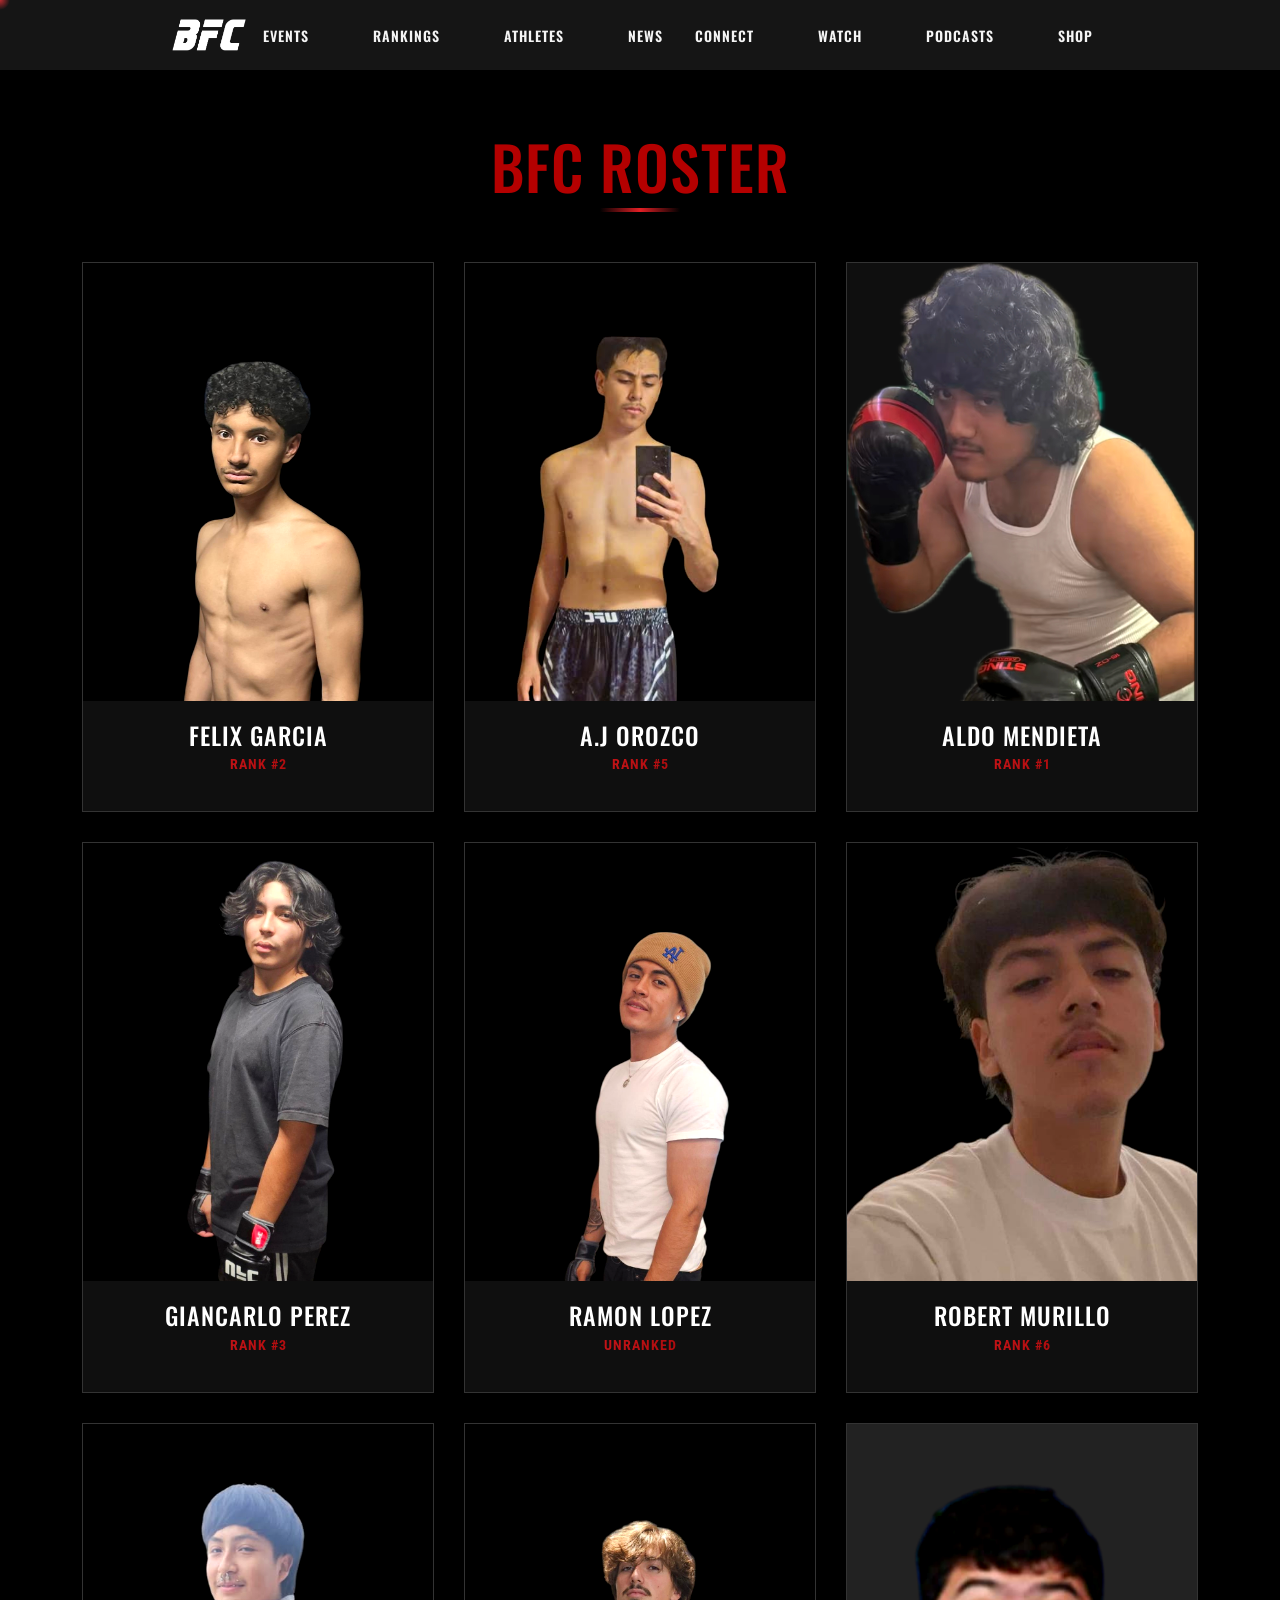
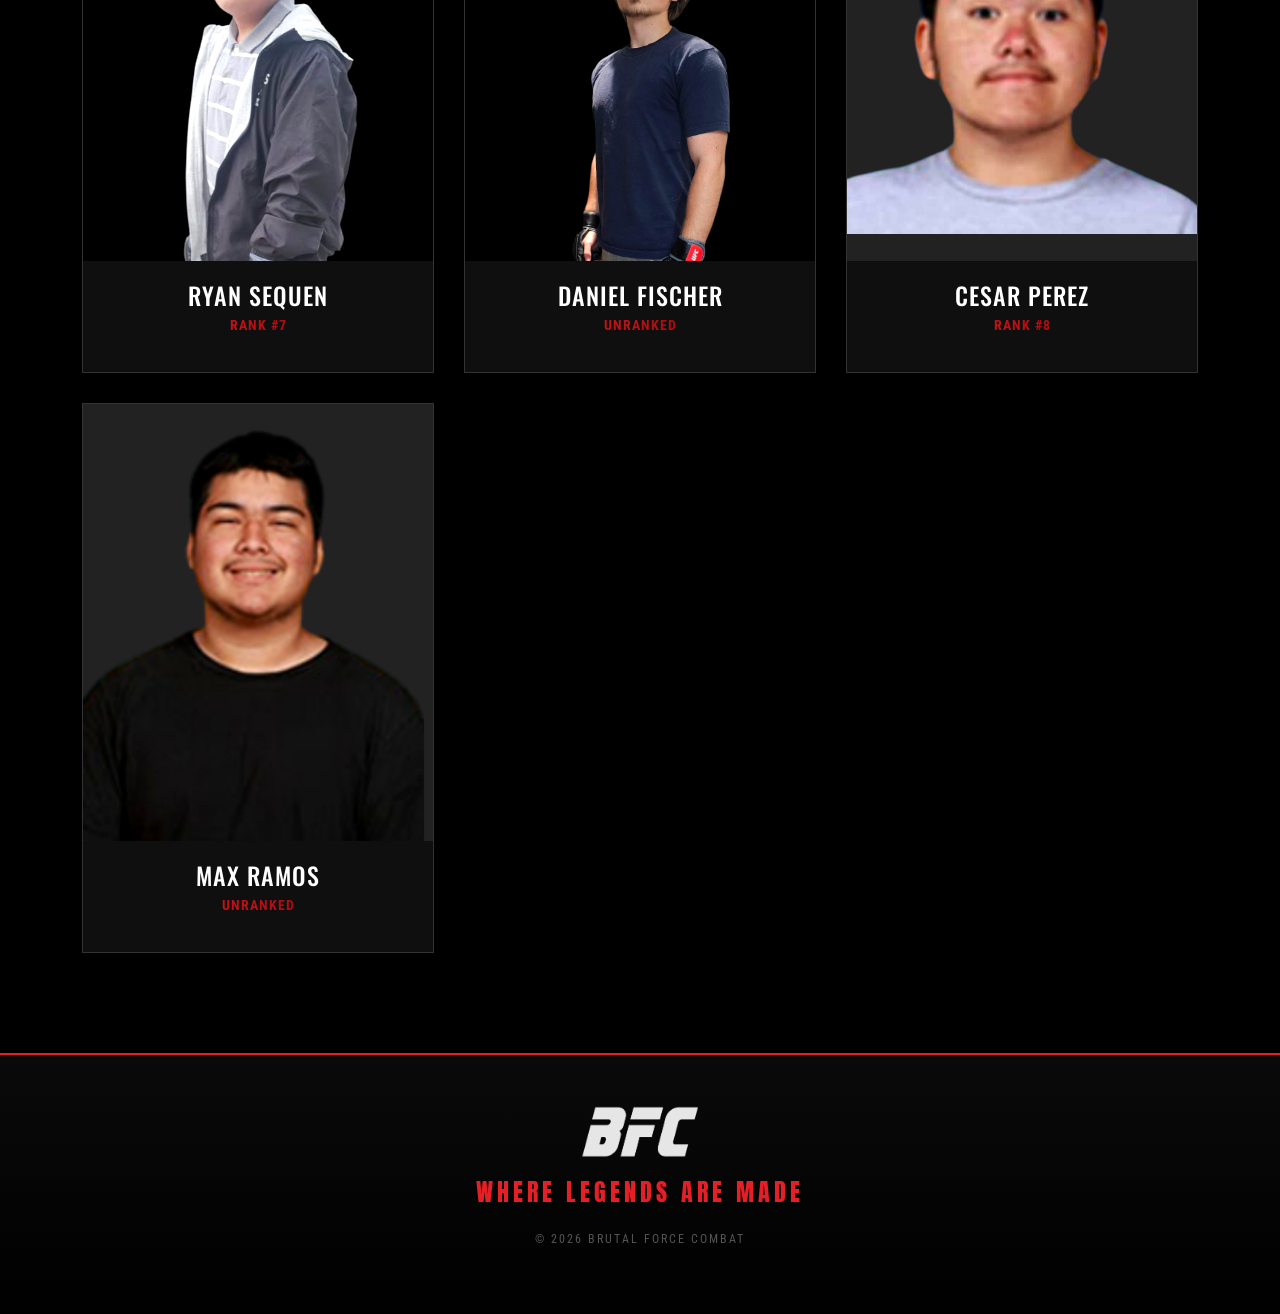
<file: athletes.html>
<!DOCTYPE html>
<html lang="en">
<head>
    <meta charset="UTF-8">
    <meta name="viewport" content="width=device-width, initial-scale=1.0">
    <!--FRICONIX ICONS-->
    <script defer src="https://friconix.com/cdn/friconix.js"></script>
    <!--BOOTSTRAP-->
    <link href="https://cdn.jsdelivr.net/npm/bootstrap@5.3.2/dist/css/bootstrap.min.css" rel="stylesheet" integrity="sha384-T3c6CoIi6uLrA9TneNEoa7RxnatzjcDSCmG1MXxSR1GAsXEV/Dwwykc2MPK8M2HN" crossorigin="anonymous">
    <!--FONTS (OSWALD, ANTON, ROBOTO CONDENSED)-->
    <link href="https://fonts.googleapis.com/css2?family=Anton&family=Oswald:wght@300;400;500;600;700&family=Roboto+Condensed:wght@300;400;500&display=swap" rel="stylesheet">
    <link rel="stylesheet" href="styles.css" />
    <title>BFC - Athletes</title>
</head>
<body>
    <!-- NAVBAR -->
    <header class="nav">
        <div class="nav-container">
            <a class="nav-logo" href="index.html">
                <img src="bfc-assets/BFC-logo-white.png" alt="BFC logo">
            </a>

            <button class="mobile-toggle" onclick="document.getElementById('mobileMenu').classList.toggle('open'); this.textContent = this.textContent === '☰' ? '✕' : '☰';">☰</button>
            
            <nav class="nav-left">
                <a href="events.html" class="nav-link">Events</a>
                <a href="rankings.html" class="nav-link">Rankings</a>
                <a href="athletes.html" class="nav-link active">Athletes</a>
                <a href="news.html" class="nav-link">News</a>
            </nav>

            <nav class="nav-right">
                <a href="connect.html" class="nav-link">Connect</a>
                <a href="watch.html" class="nav-link">Watch</a>
                <a href="podcasts.html" class="nav-link">Podcasts</a>
                <a href="shop.html" class="nav-link">Shop</a>
            </nav>
        </div>
        
        <!-- Mobile Menu -->
        <div id="mobileMenu" class="mobile-menu">
            <a href="events.html">Events</a>
            <a href="rankings.html">Rankings</a>
            <a href="athletes.html">Athletes</a>
            <a href="news.html">News</a>
            <a href="connect.html">Connect</a>
            <a href="watch.html">Watch</a>
            <a href="podcasts.html">Podcasts</a>
            <a href="shop.html">Shop</a>
        </div>
    </header>

    <!-- ATHLETES TITLE -->
    <section class="athletes-title-section">
        <h1 class="athletes-main-title">BFC ROSTER</h1>
    </section>

    <!-- ATHLETES GRID -->
    <section class="athletes-section">
        <div class="container">
            <div class="athletes-grid">
                
                <!-- Fighters with Cards -->
                <div class="athlete-card">
                    <img src="bfc-assets/felix-card.jpg" alt="Felix Fischer" class="athlete-card-img">
                    <div class="athlete-info">
                        <h3>FELIX GARCIA</h3>
                        <p class="division">RANK #2</p>
                    </div>
                </div>

                <div class="athlete-card">
                    <img src="bfc-assets/adolfo-card.jpg" alt="Adolfo" class="athlete-card-img">
                    <div class="athlete-info">
                        <h3>A.J OROZCO</h3>
                        <p class="division">RANK #5</p>
                    </div>
                </div>

                <div class="athlete-card">
                    <img src="bfc-assets/aldo-card.png" alt="Aldo Mendieta" class="athlete-card-img">
                    <div class="athlete-info">
                        <h3>ALDO MENDIETA</h3>
                        <p class="division">RANK #1</p>
                    </div>
                </div>

                <div class="athlete-card">
                    <img src="bfc-assets/giancarlo-card.jpg" alt="Giancarlo Perez" class="athlete-card-img" style="transform: scaleX(-1);">
                    <div class="athlete-info">
                        <h3>GIANCARLO PEREZ</h3>
                        <p class="division">RANK #3</p>
                    </div>
                </div>

                <div class="athlete-card">
                    <img src="bfc-assets/ramon-card.jpg" alt="Ramon Lopez" class="athlete-card-img">
                    <div class="athlete-info">
                        <h3>RAMON LOPEZ</h3>
                        <p class="division">UNRANKED</p>
                    </div>
                </div>

                <div class="athlete-card">
                    <img src="bfc-assets/robert-card.jpg" alt="Robert Jones" class="athlete-card-img">
                    <div class="athlete-info">
                        <h3>ROBERT MURILLO</h3>
                        <p class="division">RANK #6</p>
                    </div>
                </div>

                <div class="athlete-card">
                    <img src="bfc-assets/ryan-card.jpg" alt="Ryan Smith" class="athlete-card-img">
                    <div class="athlete-info">
                        <h3>RYAN SEQUEN</h3>
                        <p class="division">RANK #7</p>
                    </div>
                </div>

                <div class="athlete-card">
                    <img src="bfc-assets/fischer-card.jpg" alt="Daniel Fischer" class="athlete-card-img">
                    <div class="athlete-info">
                        <h3>DANIEL FISCHER</h3>
                        <p class="division">UNRANKED</p>
                    </div>
                </div>

                <!-- Fighters with Faces (Styled differently or fitted) -->
                 <div class="athlete-card">
                    <div class="face-img-container">
                        <img src="bfc-assets/cesar-face.png" alt="Cesar" class="athlete-face-img">
                    </div>
                    <div class="athlete-info">
                        <h3>CESAR PEREZ</h3>
                        <p class="division">RANK #8</p>
                    </div>
                </div>

                <div class="athlete-card">
                    <div class="face-img-container">
                        <img src="bfc-assets/max-ramos-profile.png" alt="Max Ramos" class="athlete-face-img">
                    </div>
                    <div class="athlete-info">
                        <h3>MAX RAMOS</h3>
                        <p class="division">UNRANKED</p>
                    </div>
                </div>

                <div class="athlete-card">
                    <div class="face-img-container">
                        <img src="bfc-assets/rudy-face.png" alt="Rudy" class="athlete-face-img">
                    </div>
                    <div class="athlete-info">
                        <h3>RUDY GALLARDO</h3>
                        <p class="division">RANK #4</p>
                    </div>
                </div>

            </div>
        </div>
    </section>

    <!-- FOOTER -->
    <footer class="main-footer">
        <div class="footer-content">
            <img src="bfc-assets/BFC-logo-white.png" alt="BFC Logo" class="footer-logo">
            <div class="footer-tagline">WHERE LEGENDS ARE MADE</div>
            <p>&copy; 2026 BRUTAL FORCE COMBAT</p>
        </div>
    </footer>

    <script src="script.js"></script>
</body>
</html>
</file>
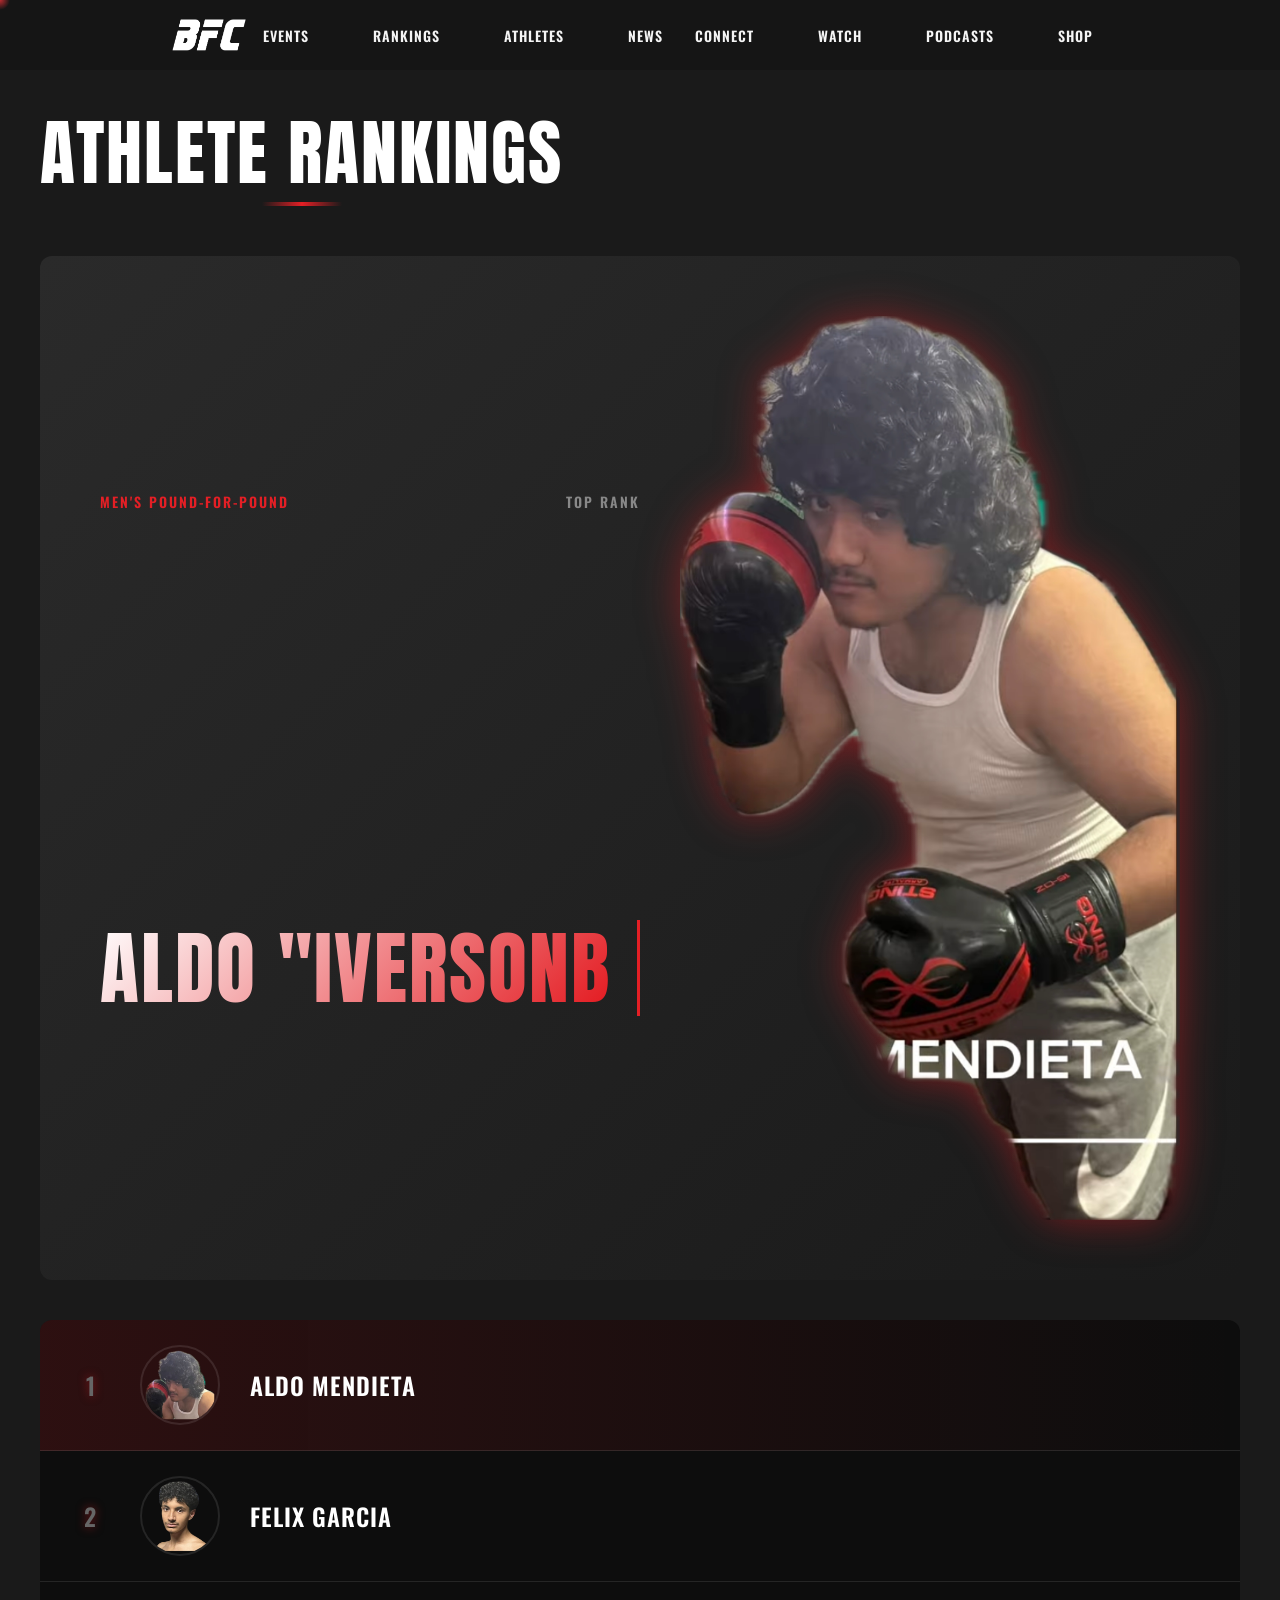
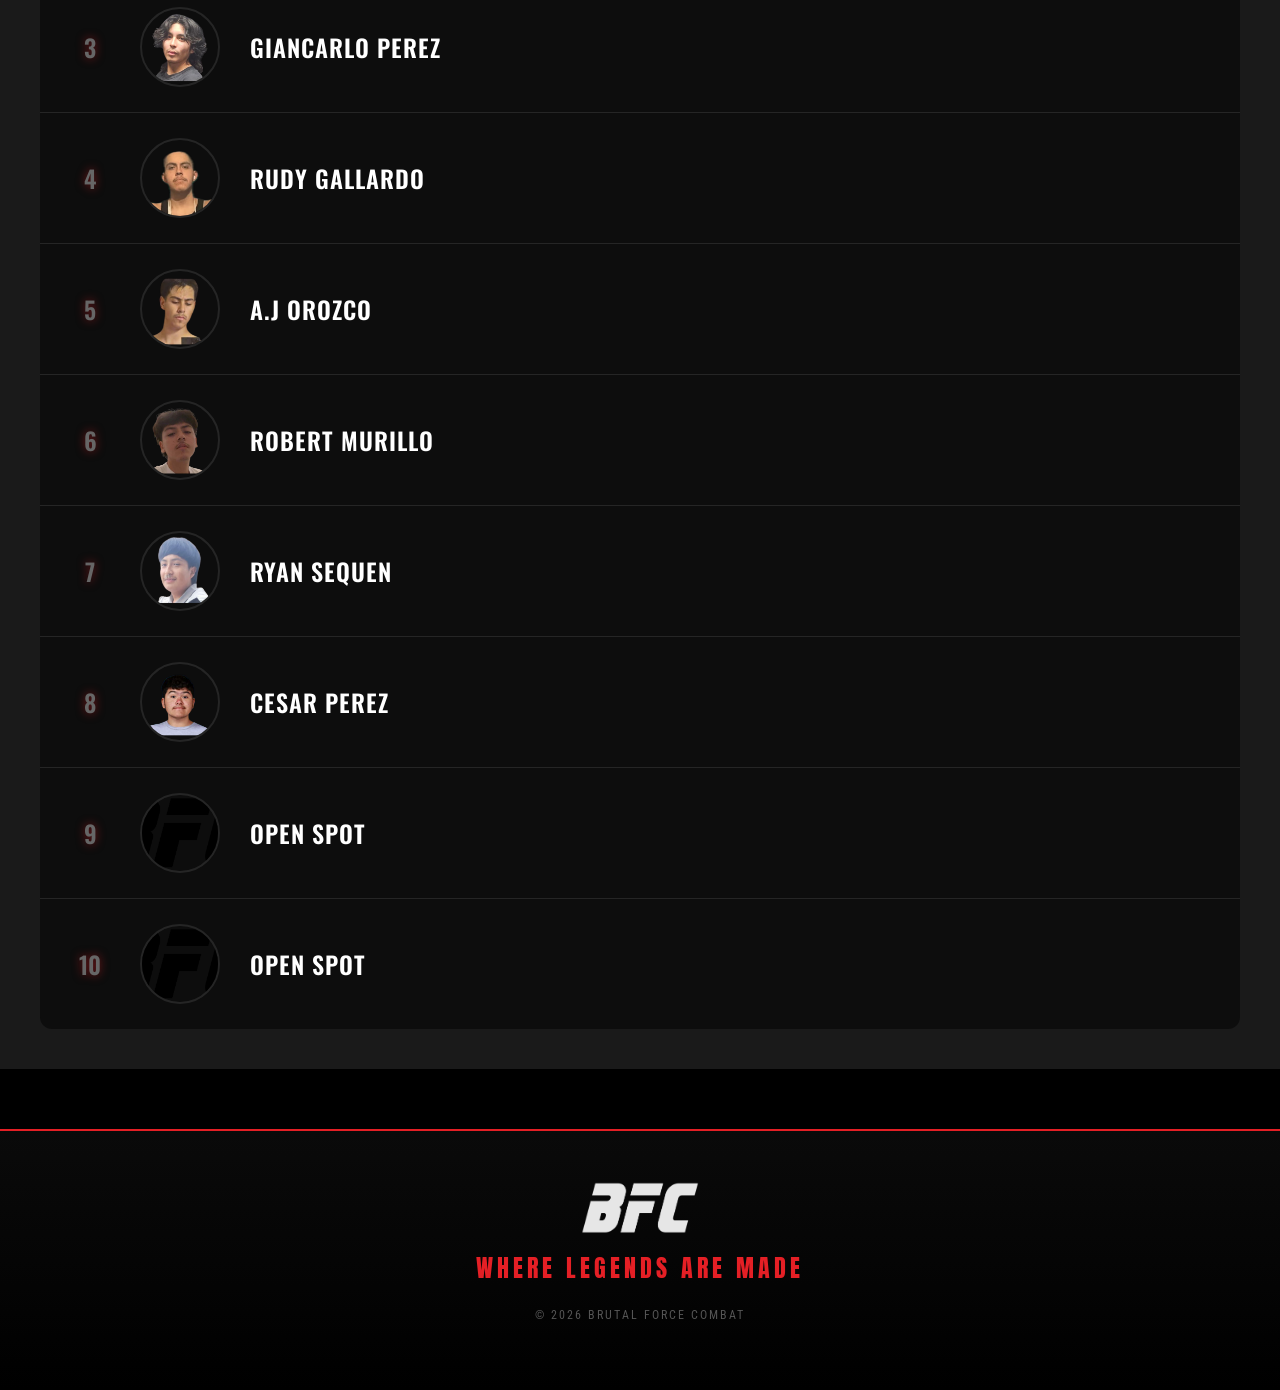
<file: rankings.html>
<!DOCTYPE html>
<html lang="en">
<head>
    <meta charset="UTF-8">
    <meta name="viewport" content="width=device-width, initial-scale=1.0">
    <!--FRICONIX ICONS-->
    <script defer src="https://friconix.com/cdn/friconix.js"></script>
    <!--BOOTSTRAP-->
    <link href="https://cdn.jsdelivr.net/npm/bootstrap@5.3.2/dist/css/bootstrap.min.css" rel="stylesheet" integrity="sha384-T3c6CoIi6uLrA9TneNEoa7RxnatzjcDSCmG1MXxSR1GAsXEV/Dwwykc2MPK8M2HN" crossorigin="anonymous">
    <!--FONTS (OSWALD, ANTON, ROBOTO CONDENSED)-->
    <link href="https://fonts.googleapis.com/css2?family=Anton&family=Oswald:wght@300;400;500;600;700&family=Roboto+Condensed:wght@300;400;500&display=swap" rel="stylesheet">
    <link rel="stylesheet" href="styles.css" />
    <title>BFC</title>
</head>
<body>
    <!-- NAVBAR -->
    <header class="nav">
        <div class="nav-container">
            <a class="nav-logo" href="index.html">
                <img src="bfc-assets/BFC-logo-white.png" alt="BFC logo">
            </a>

            <button class="mobile-toggle" onclick="document.getElementById('mobileMenu').classList.toggle('open'); this.textContent = this.textContent === '☰' ? '✕' : '☰';">☰</button>
            
            <nav class="nav-left">
                <a href="events.html" class="nav-link">Events</a>
                <a href="rankings.html" class="nav-link">Rankings</a>
                <a href="athletes.html" class="nav-link">Athletes</a>
                <a href="news.html" class="nav-link">News</a>
            </nav>

            <nav class="nav-right">
                <a href="connect.html" class="nav-link">Connect</a>
                <a href="watch.html" class="nav-link">Watch</a>
                <a href="podcasts.html" class="nav-link">Podcasts</a>
                <a href="shop.html" class="nav-link">Shop</a>
            </nav>
        </div>
        
        <!-- Mobile Menu -->
        <div id="mobileMenu" class="mobile-menu">
            <a href="events.html">Events</a>
            <a href="rankings.html">Rankings</a>
            <a href="athletes.html">Athletes</a>
            <a href="news.html">News</a>
            <a href="connect.html">Connect</a>
            <a href="watch.html">Watch</a>
            <a href="podcasts.html">Podcasts</a>
            <a href="shop.html">Shop</a>
        </div>
    </header>

    <!-- RANKINGS SECTION -->
    <section class="rankings-section">
        <div class="rankings-container">
            <h1 class="rankings-main-title">ATHLETE RANKINGS</h1>

            <!-- TOP RANK FEATURED -->
            <div class="top-rank-featured">
                <div class="rank-category">
                    <span class="category-label">MEN'S POUND-FOR-POUND</span>
                    <span class="rank-label">TOP RANK</span>
                </div>
                <h2 class="champion-name">ALDO "IVERSONBEAT" MENDIETA</h2>
                <div class="champion-image-container">
                    <img src="bfc-assets/aldo-card.png" alt="Aldo Mendieta" class="champion-image">
                </div>
            </div>

            <!-- RANKINGS LIST -->
            <div class="rankings-list">
                <div class="rank-item">
                    <span class="rank-number">1</span>
                    <img src="bfc-assets/aldo-face.png" alt="Aldo Mendieta" class="rank-fighter-image">
                    <span class="rank-fighter-name">ALDO MENDIETA</span>
                </div>

                <div class="rank-item">
                    <span class="rank-number">2</span>
                    <img src="bfc-assets/felix-face.png" alt="Felix Garcia" class="rank-fighter-image">
                    <span class="rank-fighter-name">FELIX GARCIA</span>
                </div>

                <div class="rank-item">
                    <span class="rank-number">3</span>
                    <img src="bfc-assets/giancarlo-face.png" alt="Giancarlo Perez" class="rank-fighter-image">
                    <span class="rank-fighter-name">GIANCARLO PEREZ</span>
                </div>

                <div class="rank-item">
                    <span class="rank-number">4</span>
                    <img src="bfc-assets/rudy-face.png" alt="Ryan Fischer" class="rank-fighter-image">
                    <span class="rank-fighter-name">Rudy Gallardo</span>
                </div>

                <div class="rank-item">
                    <span class="rank-number">5</span>
                    <img src="bfc-assets/adolfo-face.png" alt="AJ" class="rank-fighter-image">
                    <span class="rank-fighter-name">A.J Orozco</span>
                </div>

                <div class="rank-item">
                    <span class="rank-number">6</span>
                    <img src="bfc-assets/robert-face.png" alt="Robert Murillo" class="rank-fighter-image">
                    <span class="rank-fighter-name">Robert Murillo</span>
                </div>

                <div class="rank-item">
                    <span class="rank-number">7</span>
                    <img src="bfc-assets/ryan-face.png" alt="Ryan Sequen" class="rank-fighter-image">
                    <span class="rank-fighter-name">Ryan Sequen</span>
                </div>

                <div class="rank-item">
                    <span class="rank-number">8</span>
                    <img src="bfc-assets/cesar-face.png" alt="Ramon" class="rank-fighter-image">
                    <span class="rank-fighter-name">Cesar Perez</span>
                </div>

                <div class="rank-item">
                    <span class="rank-number">9</span>
                    <img src="bfc-assets/BFC-logo-black.png" alt="Fischer" class="rank-fighter-image">
                    <span class="rank-fighter-name">open spot</span>
                </div>

                <div class="rank-item">
                    <span class="rank-number">10</span>
                    <img src="bfc-assets/BFC-logo-black.png" alt="Fighter" class="rank-fighter-image">
                    <span class="rank-fighter-name">open spot </span>
                </div>
            </div>
        </div>
    </section>

    <!-- FOOTER -->
    <footer class="main-footer">
        <div class="footer-content">
            <img src="bfc-assets/BFC-logo-white.png" alt="BFC Logo" class="footer-logo">
            <div class="footer-tagline">WHERE LEGENDS ARE MADE</div>
            <p>&copy; 2026 BRUTAL FORCE COMBAT</p>
        </div>
    </footer>

    <script src="script.js"></script>
</body>
</html>
</file>
<file: styles.css>
/*FONTS*/
h1, h2, h3, .nav-link, .button{
   font-family: 'Oswald', sans-serif;
   letter-spacing: 1px;
   text-transform: uppercase;
}
.hero-title{
    font-family: 'Anton', sans-serif;
}
body, p, .fighter-bio{
    font-family: 'Roboto Condensed', sans-serif;
}
html, body{
    margin: 0;
    padding: 0;
    box-sizing: border-box;
    background: #000000;
    color: #f5f5f5;
    overflow-x: hidden;
    width: 100%;
}
*, *::before, *::after {
    box-sizing: border-box;
}
/*NAVBAR*/
/*NAVBAR*/
.nav{
    background: rgb(21, 21, 21);
    width: 100%;
    top: 0;
    z-index: 999;
    position: sticky;
}
.nav-container{
    height: 70px;
    display: flex;
    align-items: center;
    padding: 0 24px;
    justify-content: center;
    position: relative;
    max-width: 1400px;
    margin: 0 auto;
}
.nav-left, .nav-right{
    display: flex;
    gap: 32px;
    flex: 1;
}
.nav-left {
    justify-content: flex-end;
    padding-right: 40px;
}
.nav-right {
    justify-content: flex-start;
    padding-left: 40px;
}
.nav-logo {
    flex-shrink: 0;
}
.nav a{
    color: #f5f5f5;
    text-decoration: none;
    font-family: 'Oswald', sans-serif;
    font-size: 14px;
    font-weight: 600;
    letter-spacing: 1px;
    text-transform: uppercase;
    transition: 0.2s ease-in-out;
}
.nav a:hover{
    color: #e41f25;
}
.nav-logo img{
    height: 34px;
    display: block;
}
.nav-logo img:hover{
    transform: scale(1.1);
    transition: 0.3s ease-in-out;
}
.mobile-toggle{
    display: none;
    background: none;
    border: none;
    font-size: 28px;
    color: #fff;
    cursor: pointer;
}

/* ------------------ DESKTOP ------------------ */
@media (min-width: 993px) {
    .nav-left,
    .nav-right {
        display: flex;
        flex-direction: row;
        gap: 32px;
        position: static;
        background: transparent;
        padding: 0;
        width: auto;
    }

    .nav-logo {
        position: static;
        transform: none;
    }

    .mobile-toggle {
        display: none !important;
    }
}
/*NAVBAR END*/
/*NAVBAR END*/
/* ===========================
   HERO SECTION — MOBILE FIRST
   =========================== */
.hero-card-section {
    display: flex;
    flex-direction: column; /* stack image and card */
    align-items: center;
    margin-top: 40px;
    gap: 20px;
}

.hero-content-wrapper {
    width: 100%;
    display: flex;
    flex-direction: column;
    gap: 30px;
}

.hero-left {
    width: 100%;
}

/* 16:9 responsive wrapper for image */
.top-image-wrapper {
    position: relative;
    width: 100%;
    padding-top: 56.25%; /* 16:9 aspect ratio */
    overflow: hidden;
}

/* Image styling */
.top-image-wrapper img.top-image {
    position: absolute;
    top: 0;
    left: 0;
    width: 100%;
    height: 100%;
    object-fit: cover;
    border-radius: 12px;
}

/* Card styling */
.card-wrapper {
    width: 90%;
    max-width: 600px; /* desktop max width */
}

.under-card .card {
    background: #1e1e1e;
    color: #f5f5f5;
    border-radius: 12px;
    box-shadow: 0 4px 12px rgba(0,0,0,0.3);
    padding: 20px;
}
.watch-button{
    display: inline-block;
    margin-top: 15px;
    padding: 10px 20px;
    background-color: #e41f25;
    color: #fff;
    text-decoration: none;
    border-radius: 6px;
    font-weight: 600;
    text-transform: uppercase;
    transition: background-color 0.3s ease;
}
.watch-button:hover{
    background-color: #c2181e;
}
#spotlight-card p{
    font-size: 16px;
}

/* ===========================
   VIDEO CAROUSEL
   =========================== */
.video-carousel-wrapper {
    width: 100%;
    padding: 0 20px;
}

.carousel-header {
    margin-bottom: 15px;
}

.carousel-title {
    font-family: 'Oswald', sans-serif;
    font-size: 24px;
    font-weight: 600;
    letter-spacing: 1px;
    color: #fff;
    margin: 0;
    text-transform: uppercase;
}

.video-carousel {
    position: relative;
    width: 100%;
    background: #1e1e1e;
    border-radius: 12px;
    overflow: hidden;
}

.carousel-container {
    position: relative;
    width: 100%;
    padding-top: 56.25%; /* 16:9 aspect ratio */
}

.carousel-slide {
    position: absolute;
    top: 0;
    left: 0;
    width: 100%;
    height: 100%;
    opacity: 0;
    transition: opacity 0.5s ease;
    pointer-events: none;
}

.carousel-slide.active {
    opacity: 1;
    pointer-events: auto;
}

.carousel-slide iframe {
    width: 100%;
    height: 100%;
    border: none;
}

.video-thumbnail {
    width: 100%;
    height: 100%;
    position: relative;
    cursor: pointer;
    overflow: hidden;
}

.video-thumbnail img {
    width: 100%;
    height: 100%;
    object-fit: cover;
    transition: transform 0.3s ease;
}

.video-thumbnail:hover img {
    transform: scale(1.05);
}

.play-button {
    position: absolute;
    top: 50%;
    left: 50%;
    transform: translate(-50%, -50%);
    width: 80px;
    height: 80px;
    background: rgba(228, 31, 37, 0.9);
    border-radius: 50%;
    display: flex;
    align-items: center;
    justify-content: center;
    font-size: 30px;
    color: #fff;
    transition: all 0.3s ease;
    padding-left: 5px;
}

.video-thumbnail:hover .play-button {
    background: rgba(228, 31, 37, 1);
    transform: translate(-50%, -50%) scale(1.1);
}

.video-info {
    position: absolute;
    bottom: 0;
    left: 0;
    right: 0;
    background: linear-gradient(to top, rgba(0,0,0,0.9), transparent);
    padding: 40px 20px 15px;
}

.video-info h4 {
    font-family: 'Oswald', sans-serif;
    font-size: 18px;
    color: #fff;
    margin: 0;
    text-transform: uppercase;
    letter-spacing: 0.5px;
}

.carousel-btn {
    position: absolute;
    top: 50%;
    transform: translateY(-50%);
    background: rgba(0, 0, 0, 0.5);
    color: #fff;
    border: none;
    font-size: 40px;
    padding: 10px 15px;
    cursor: pointer;
    z-index: 10;
    transition: background 0.3s ease;
    line-height: 1;
}

.carousel-btn:hover {
    background: rgba(228, 31, 37, 0.8);
}

.carousel-btn.prev {
    left: 10px;
}

.carousel-btn.next {
    right: 10px;
}

.carousel-dots {
    position: absolute;
    bottom: 15px;
    left: 50%;
    transform: translateX(-50%);
    display: flex;
    gap: 10px;
    z-index: 10;
}

.dot {
    width: 10px;
    height: 10px;
    border-radius: 50%;
    background: rgba(255, 255, 255, 0.5);
    cursor: pointer;
    transition: background 0.3s ease;
}

.dot.active {
    background: #e41f25;
}

.dot:hover {
    background: rgba(255, 255, 255, 0.8);
}

/* ===========================
   REELS CAROUSEL (9:16 Aspect Ratio)
   =========================== */
.reels-carousel-wrapper {
    width: 100%;
    padding: 0 20px;
    margin-top: 30px;
}

.reels-carousel {
    position: relative;
    width: 100%;
    max-width: 350px;
    margin: 0 auto;
    background: #1e1e1e;
    border-radius: 12px;
    overflow: hidden;
}

.reels-container {
    position: relative;
    width: 100%;
    padding-top: 177.78%; /* 9:16 aspect ratio (16/9 * 100) */
}

.reel-slide {
    position: absolute;
    top: 0;
    left: 0;
    width: 100%;
    height: 100%;
    opacity: 0;
    transition: opacity 0.5s ease;
    pointer-events: none;
}

.reel-slide.active {
    opacity: 1;
    pointer-events: auto;
}

.reel-slide video {
    width: 100%;
    height: 100%;
    object-fit: cover;
    border: none;
}

.reel-info {
    position: absolute;
    bottom: 0;
    left: 0;
    right: 0;
    background: linear-gradient(to top, rgba(0,0,0,0.9), transparent);
    padding: 40px 20px 15px;
}

.reel-info h4 {
    font-family: 'Oswald', sans-serif;
    font-size: 16px;
    color: #fff;
    margin: 0;
    text-transform: uppercase;
    letter-spacing: 0.5px;
}

.reel-btn {
    position: absolute;
    top: 50%;
    transform: translateY(-50%);
    background: rgba(0, 0, 0, 0.5);
    color: #fff;
    border: none;
    font-size: 40px;
    padding: 10px 15px;
    cursor: pointer;
    z-index: 10;
    transition: background 0.3s ease;
    line-height: 1;
}

.reel-btn:hover {
    background: rgba(228, 31, 37, 0.8);
}

.reel-btn.prev {
    left: 10px;
}

.reel-btn.next {
    right: 10px;
}

.reel-dots {
    position: absolute;
    bottom: 15px;
    left: 50%;
    transform: translateX(-50%);
    display: flex;
    gap: 10px;
    z-index: 10;
}

.reel-mute-btn {
    position: absolute;
    top: 15px;
    right: 15px;
    background: rgba(0, 0, 0, 0.6);
    color: #fff;
    border: none;
    font-size: 24px;
    width: 45px;
    height: 45px;
    border-radius: 50%;
    cursor: pointer;
    z-index: 10;
    transition: background 0.3s ease;
    display: flex;
    align-items: center;
    justify-content: center;
}

.reel-mute-btn:hover {
    background: rgba(228, 31, 37, 0.8);
}

/* ===========================
   DESKTOP LAYOUT (≥ 992px)
   =========================== */
@media (min-width: 992px) {

    .hero-card-section {
        align-items: flex-start; /* align left */
        margin-top: 60px;
        gap: 20px;
    }

    .hero-content-wrapper {
        flex-direction: row;
        gap: 40px;
        max-width: 1400px;
        margin: 0 auto;
        padding: 0 20px;
    }

    .hero-left {
        flex: 1;
        min-width: 0;
    }

    .video-carousel-wrapper {
        flex: 0 0 400px;
        padding: 0;
    }

    .reels-carousel-wrapper {
        flex: 0 0 250px;
        padding: 0;
        margin-top: 0;
    }

    .reels-carousel {
        max-width: 100%;
    }

    .top-image-wrapper {
        width: 100%;
        padding-top: 0;   /* remove 16:9 trick */
        height: auto;
    }

    .top-image-wrapper img.top-image {
        position: static;
        width: 100%;
        height: auto;
        max-height: 400px;
        object-fit: cover;
        border-radius: 12px;
        display: block;
    }

    .card-wrapper {
        width: 100%;
        margin-top: 10px;
    }
}

.header-title{
    text-align: center;
}
#athlete-rankings-header{
    margin-top: 50px;
    font-size: 50px;
}
.fixed-size-image{
    width: 50%;
    height: auto;
    object-fit: cover;
}

/* ===========================
   FIGHT CARDS SECTION
   =========================== */
.fight-cards-section {
    width: 100%;
    padding: 40px 20px;
    background: #000;
}

.fight-cards-container {
    max-width: 1400px;
    margin: 0 auto;
    display: grid;
    grid-template-columns: 1fr;
    gap: 30px;
}

/* Individual Fight Card */
.fight-card {
    background: linear-gradient(135deg, #1a1a1a 0%, #0d0d0d 100%);
    border-radius: 8px;
    overflow: hidden;
    position: relative;
    padding: 30px;
    min-height: 500px;
    display: flex;
    flex-direction: column;
}

/* Fight Status Label */
.fight-status {
    font-family: 'Oswald', sans-serif;
    font-size: 14px;
    font-weight: 600;
    letter-spacing: 2px;
    color: #888;
    margin-bottom: 20px;
    text-transform: uppercase;
}

/* Fighters Container */
.fighters-container {
    display: grid;
    grid-template-columns: 1fr 1fr;
    gap: 20px;
    margin-bottom: 30px;
    flex-grow: 1;
}

.fighter-image-box {
    background: rgba(255, 255, 255, 0.02);
    border: 1px solid rgba(255, 255, 255, 0.1);
    border-radius: 8px;
    overflow: hidden;
    display: flex;
    align-items: flex-end;
    justify-content: center;
    min-height: 300px;
    position: relative;
}

.fighter-image-box:has(img[src*="robert-card"]) {
    background: #000;
}

.fighter-image {
    width: 100%;
    height: 100%;
    object-fit: cover;
    object-position: top center;
}

.fighter-image[src*="ryan-card"] {
    width: 105%;
    height: 100%;
    object-fit: cover;
}

.fighter-image[src*="robert-card"] {
    width: 80%;
    height: 80%;
    object-fit: contain;
    margin: auto;
}

.fighter-image.flipped {
    transform: scaleX(-1);
}

.fighter-image[src*="adolfo-card"] {
    height:109%;
    object-fit: cover;
}
.fighter-image[src*="felix-card"] {
    height: 110%;
    object-fit: cover;
}

.fighter-image[src*="ramon-card"] {
    height: 110%;
    object-fit: cover;
}

.fighter-image[src*="fischer-card"] {
    height: 110%;
    object-fit: cover;
}
/* Fight Info Section */
.fight-info {
    display: flex;
    justify-content: space-between;
    align-items: flex-end;
    margin-top: auto;
}

.fight-title {
    font-family: 'Oswald', sans-serif;
    font-size: 36px;
    font-weight: 700;
    line-height: 1.1;
    letter-spacing: 1px;
    color: #fff;
    margin: 0;
    text-transform: uppercase;
}

/* Event Logo Section */
.event-logo {
    display: flex;
    flex-direction: column;
    align-items: center;
    gap: 5px;
}

.event-logo-img {
    width: 120px;
    height: auto;
    opacity: 0.4;
    filter: brightness(0.7);
}

.event-subtitle {
    font-family: 'Oswald', sans-serif;
    font-size: 18px;
    font-weight: 600;
    letter-spacing: 2px;
    color: #666;
    text-transform: uppercase;
}

.event-number {
    font-family: 'Anton', sans-serif;
    font-size: 72px;
    font-weight: 400;
    color: rgba(255, 255, 255, 0.15);
    line-height: 1;
    margin-top: -10px;
}

/* Desktop Layout */
@media (min-width: 992px) {
    .fight-cards-container {
        grid-template-columns: 1fr 1fr;
        gap: 40px;
        padding: 40px 0;
    }
    
    .fight-card {
        min-height: 600px;
    }
    
    .fighter-image-box {
        min-height: 350px;
    }
    
    .fight-title {
        font-size: 48px;
    }
    
    .event-logo-img {
        width: 150px;
    }
}

/* Tablet Layout */
@media (min-width: 601px) and (max-width: 991px) {
    .fight-cards-section {
        padding: 30px 15px;
    }
    
    .fight-card {
        min-height: 550px;
    }
    
    .fight-title {
        font-size: 40px;
    }
}

/* Mobile Layout */
@media (max-width: 600px) {
    .fight-cards-section {
        padding: 20px 15px;
    }
    
    .fight-cards-container {
        gap: 20px;
    }
    
    .fight-card {
        padding: 20px;
        min-height: 450px;
    }
    
    .fight-status {
        font-size: 12px;
        margin-bottom: 15px;
    }
    
    .fighters-container {
        gap: 10px;
        margin-bottom: 20px;
    }
    
    .fighter-image-box {
        min-height: 200px;
    }
    
    .fight-info {
        flex-direction: column;
        align-items: flex-start;
        gap: 20px;
    }
    
    .fight-title {
        font-size: 28px;
    }
    
    .event-logo {
        align-self: flex-end;
    }
    
    .event-logo-img {
        width: 80px;
    }
    
    .event-subtitle {
        font-size: 14px;
    }
    
    .event-number {
        font-size: 48px;
    }
}

/* ===========================
   RANKINGS PAGE
   =========================== */
.rankings-section {
    width: 100%;
    padding: 40px 20px;
    background: #1a1a1a;
    min-height: 100vh;
}

.rankings-container {
    max-width: 1200px;
    margin: 0 auto;
}

.rankings-main-title {
    font-family: 'Anton', sans-serif;
    font-size: 48px;
    text-align: center;
    letter-spacing: 2px;
    margin-bottom: 40px;
    color: #fff;
}

/* Top Rank Featured */
.top-rank-featured {
    background: linear-gradient(135deg, #2a2a2a 0%, #1a1a1a 100%);
    border-radius: 12px;
    padding: 40px;
    margin-bottom: 40px;
    position: relative;
    overflow: hidden;
}

.rank-category {
    display: flex;
    justify-content: space-between;
    align-items: center;
    margin-bottom: 20px;
}

.category-label {
    font-family: 'Oswald', sans-serif;
    font-size: 14px;
    font-weight: 600;
    color: #e41f25;
    letter-spacing: 2px;
    text-transform: uppercase;
}

.rank-label {
    font-family: 'Oswald', sans-serif;
    font-size: 14px;
    font-weight: 600;
    color: #888;
    letter-spacing: 2px;
    text-transform: uppercase;
}

.champion-name {
    font-family: 'Anton', sans-serif;
    font-size: 64px;
    letter-spacing: 2px;
    color: #fff;
    margin: 0 0 30px 0;
    text-transform: uppercase;
}

.champion-image-container {
    position: relative;
    width: 100%;
    max-width: 500px;
    margin: 0 auto;
}

.champion-image {
    width: 100%;
    height: auto;
    border-radius: 8px;
    display: block;
}

/* Rankings List */
.rankings-list {
    background: #0d0d0d;
    border-radius: 12px;
    overflow: hidden;
}

.rank-item {
    display: flex;
    align-items: center;
    padding: 20px;
    border-bottom: 1px solid rgba(255, 255, 255, 0.1);
    transition: background 0.3s ease;
    position: relative;
}

.rank-item:hover {
    background: rgba(255, 255, 255, 0.02);
}

.rank-item:last-child {
    border-bottom: none;
}

.rank-number {
    font-family: 'Oswald', sans-serif;
    font-size: 24px;
    font-weight: 600;
    color: #666;
    min-width: 40px;
    text-align: center;
}

.rank-fighter-image {
    width: 60px;
    height: 60px;
    border-radius: 50%;
    object-fit: cover;
    margin: 0 20px;
    border: 2px solid rgba(255, 255, 255, 0.1);
}

.rank-fighter-name {
    font-family: 'Oswald', sans-serif;
    font-size: 20px;
    font-weight: 600;
    letter-spacing: 1px;
    color: #fff;
    text-transform: uppercase;
    flex-grow: 1;
}

.rank-change {
    font-size: 18px;
    margin-left: auto;
    padding-right: 10px;
}

.rank-change.up {
    color: #4CAF50;
}

.rank-change.down {
    color: #e41f25;
}

/* Desktop Layout */
@media (min-width: 992px) {
    .rankings-main-title {
        font-size: 72px;
        margin-bottom: 60px;
    }

    .top-rank-featured {
        padding: 60px;
        display: grid;
        grid-template-columns: 1fr 500px;
        gap: 40px;
        align-items: center;
    }

    .champion-name {
        font-size: 80px;
    }

    .champion-image-container {
        grid-column: 2;
        grid-row: 1 / 3;
        max-width: none;
    }

    .rank-item {
        padding: 25px 30px;
    }

    .rank-fighter-image {
        width: 80px;
        height: 80px;
        margin: 0 30px;
    }

    .rank-fighter-name {
        font-size: 24px;
    }
}

/* Mobile Layout */
@media (max-width: 600px) {
    .rankings-main-title {
        font-size: 32px;
    }

    .top-rank-featured {
        padding: 20px;
    }

    .champion-name {
        font-size: 36px;
    }

    .rank-item {
        padding: 15px;
    }

    .rank-fighter-image {
        width: 50px;
        height: 50px;
        margin: 0 15px;
    }

    .rank-fighter-name {
        font-size: 16px;
    }

    .rank-number {
        font-size: 18px;
        min-width: 30px;
    }
}

/* ATHLETES PAGE STYLES */
.athletes-title-section {
    padding: 60px 20px 20px;
    text-align: center;
}

.athletes-main-title {
    font-size: 60px;
    color: #b40000;
    margin: 0;
}

.athletes-section {
    padding: 40px 0;
}

.athletes-grid {
    display: grid;
    grid-template-columns: repeat(auto-fill, minmax(280px, 1fr));
    gap: 30px;
}

.athlete-card {
    background-color: #0f0f0f;
    border: 1px solid #333;
    transition: transform 0.3s ease, border-color 0.3s ease;
}

.athlete-card:hover {
    transform: translateY(-5px);
    border-color: #b40000;
}

.athlete-card-img {
    width: 100%;
    height: auto;
    display: block;
    aspect-ratio: 280/350; /* Adjust to approximate card ratio */
    object-fit: cover;
    object-position: top;
}

.face-img-container {
    background: #222;
    aspect-ratio: 280/350;
    display: flex;
    align-items: center;
    justify-content: center;
    overflow: hidden;
}

.athlete-face-img {
    width: 100%;
    height: 100%;
    object-fit: cover;
}

.athlete-info {
    padding: 20px;
    text-align: center;
}

.athlete-info h3 {
    margin: 0;
    font-size: 24px;
    color: white;
}

.athlete-info .division {
    color: #aaa;
    margin-top: 5px;
    font-size: 14px;
    letter-spacing: 1px;
}

/* Mobile responsiveness for Athletes page */
@media (max-width: 600px) {
    .athletes-grid {
        grid-template-columns: repeat(2, 1fr);
        gap: 10px;
    }

    .athletes-main-title {
        font-size: 36px;
    }

    .athlete-info {
        padding: 10px 5px;
    }

    .athlete-info h3 {
        font-size: 16px;
        line-height: 1.2;
    }

    .athlete-info .division {
        font-size: 12px;
    }
}

/* =========================================
   BADASS ENHANCEMENTS 
   ========================================= */

/* --- GLOWING RED ACCENT ON HOVER --- */
.nav a:hover,
.athlete-card:hover .athlete-info h3,
.rank-item:hover .rank-fighter-name {
    text-shadow: 0 0 10px rgba(228, 31, 37, 0.8);
}

/* --- PULSING RED GLOW ON RANK #1 --- */
.rank-item:first-child {
    background: linear-gradient(90deg, rgba(228, 31, 37, 0.15) 0%, transparent 100%);
    animation: pulse-glow 2s infinite;
}

@keyframes pulse-glow {
    0%, 100% { box-shadow: inset 0 0 20px rgba(228, 31, 37, 0.2); }
    50% { box-shadow: inset 0 0 30px rgba(228, 31, 37, 0.4); }
}

/* --- CARD LIFT & GLOW EFFECT --- */
.athlete-card {
    position: relative;
    overflow: hidden;
}

.athlete-card::before {
    content: '';
    position: absolute;
    top: 0;
    left: -100%;
    width: 100%;
    height: 100%;
    background: linear-gradient(90deg, transparent, rgba(228, 31, 37, 0.1), transparent);
    transition: left 0.5s ease;
    z-index: 1;
}

.athlete-card:hover::before {
    left: 100%;
}

.athlete-card:hover {
    box-shadow: 0 0 30px rgba(228, 31, 37, 0.3);
}

/* --- FIRE BORDER ANIMATION FOR CHAMPION --- */
.top-rank-featured {
    position: relative;
    overflow: hidden;
}

.top-rank-featured::before {
    content: '';
    position: absolute;
    top: -2px;
    left: -2px;
    right: -2px;
    bottom: -2px;
    background: linear-gradient(45deg, #e41f25, #ff6b35, #e41f25, #8b0000, #e41f25);
    background-size: 400% 400%;
    z-index: -1;
    border-radius: 14px;
    animation: fire-border 3s ease infinite;
}

@keyframes fire-border {
    0% { background-position: 0% 50%; }
    50% { background-position: 100% 50%; }
    100% { background-position: 0% 50%; }
}

/* --- SHAKE ANIMATION FOR BUTTONS --- */
.watch-button:hover,
.btn-primary:hover {
    animation: shake 0.3s ease-in-out;
}

@keyframes shake {
    0%, 100% { transform: translateX(0); }
    25% { transform: translateX(-3px); }
    75% { transform: translateX(3px); }
}

/* --- AGGRESSIVE RED UNDERLINE ON NAV LINKS --- */
.nav-link {
    position: relative;
}

.nav-link::after {
    content: '';
    position: absolute;
    bottom: -5px;
    left: 0;
    width: 0;
    height: 2px;
    background: #e41f25;
    transition: width 0.3s ease;
}

.nav-link:hover::after {
    width: 100%;
}

/* --- BLOOD DRIP EFFECT ON TITLES --- */
.rankings-main-title,
.athletes-main-title {
    position: relative;
    display: inline-block;
}

.rankings-main-title::after,
.athletes-main-title::after {
    content: '';
    position: absolute;
    bottom: -10px;
    left: 50%;
    transform: translateX(-50%);
    width: 80px;
    height: 4px;
    background: linear-gradient(90deg, transparent, #e41f25, transparent);
}

/* --- RANK NUMBER GLOW --- */
.rank-number {
    text-shadow: 0 0 10px rgba(228, 31, 37, 0.5);
}

/* --- DARK VIGNETTE OVERLAY ON ATHLETE CARDS --- */
.athlete-card-img,
.athlete-face-img {
    filter: contrast(1.1) saturate(1.1);
}

/* --- CHAMPION IMAGE EPIC GLOW --- */
.champion-image {
    filter: drop-shadow(0 0 20px rgba(228, 31, 37, 0.5));
    transition: filter 0.3s ease;
}

.champion-image:hover {
    filter: drop-shadow(0 0 40px rgba(228, 31, 37, 0.8));
}

/* --- SCROLLBAR STYLING --- */
::-webkit-scrollbar {
    width: 8px;
}

::-webkit-scrollbar-track {
    background: #000;
}

::-webkit-scrollbar-thumb {
    background: #e41f25;
    border-radius: 4px;
}

::-webkit-scrollbar-thumb:hover {
    background: #ff3333;
}

/* --- LOADING ANIMATION FOR IMAGES --- */
@keyframes image-load {
    0% { opacity: 0; transform: scale(0.95); }
    100% { opacity: 1; transform: scale(1); }
}

.athlete-card-img,
.champion-image,
.rank-fighter-image {
    animation: image-load 0.5s ease-out;
}

/* --- FOOTER UPGRADE --- */
footer {
    background: linear-gradient(180deg, #0a0a0a 0%, #000 100%) !important;
    border-top: 1px solid #222;
}

footer img {
    transition: transform 0.3s ease, filter 0.3s ease;
}

footer img:hover {
    transform: scale(1.1);
    filter: drop-shadow(0 0 10px rgba(228, 31, 37, 0.5));
}

/* --- MOUSE TRAIL EFFECT --- */
.mouse-trail {
    position: fixed;
    width: 20px;
    height: 20px;
    background: radial-gradient(circle, rgba(228, 31, 37, 0.8) 0%, transparent 70%);
    border-radius: 50%;
    pointer-events: none;
    z-index: 9999;
    transform: translate(-50%, -50%);
    mix-blend-mode: screen;
}

/* --- CLICK RIPPLE EFFECT --- */
.click-ripple {
    position: fixed;
    width: 10px;
    height: 10px;
    background: transparent;
    border: 2px solid #e41f25;
    border-radius: 50%;
    pointer-events: none;
    z-index: 9999;
    transform: translate(-50%, -50%);
    animation: ripple-expand 0.6s ease-out forwards;
}

@keyframes ripple-expand {
    0% {
        width: 10px;
        height: 10px;
        opacity: 1;
    }
    100% {
        width: 100px;
        height: 100px;
        opacity: 0;
    }
}

/* --- NAVBAR GLASS EFFECT --- */
.nav {
    transition: background 0.3s ease, backdrop-filter 0.3s ease;
}

/* --- MOBILE NAV STYLES (FIXED) --- */
.mobile-menu {
    display: none;
}

@media (max-width: 992px) {
    .nav-container {
        justify-content: space-between;
        max-width: 100%;
    }
    
    .nav-left, .nav-right {
        display: none !important;
    }
    
    .mobile-toggle {
        display: block !important;
        font-size: 28px;
        background: none;
        border: none;
        color: #fff;
        cursor: pointer;
        z-index: 10000;
        padding: 10px;
    }
    
    .nav-logo {
        position: static;
        transform: none;
        flex: none;
    }
    
    .mobile-menu {
        display: none;
        flex-direction: column;
        background: rgba(10, 10, 10, 0.98);
        width: 100%;
        position: absolute;
        top: 70px;
        left: 0;
        z-index: 9999;
        border-bottom: 2px solid #e41f25;
    }
    
    .mobile-menu.open {
        display: flex;
    }
    
    .mobile-menu a {
        padding: 18px 24px;
        color: #fff;
        text-decoration: none;
        font-family: 'Oswald', sans-serif;
        font-size: 16px;
        font-weight: 600;
        letter-spacing: 1px;
        text-transform: uppercase;
        border-bottom: 1px solid #333;
        transition: 0.2s;
    }
    
    .mobile-menu a:hover {
        background: #e41f25;
        color: #fff;
    }
}

/* --- ENHANCED TITLE ANIMATIONS --- */
.rankings-main-title,
.athletes-main-title {
    animation: title-glow 2s ease-in-out infinite alternate;
}

@keyframes title-glow {
    0% { text-shadow: 0 0 10px rgba(228, 31, 37, 0.3); }
    100% { text-shadow: 0 0 30px rgba(228, 31, 37, 0.6), 0 0 60px rgba(228, 31, 37, 0.3); }
}

/* --- RANK ITEM ENTRANCE ANIMATION --- */
.rank-item {
    opacity: 0;
    transform: translateX(-20px);
    animation: slide-in 0.5s ease forwards;
}

.rank-item:nth-child(1) { animation-delay: 0.1s; }
.rank-item:nth-child(2) { animation-delay: 0.2s; }
.rank-item:nth-child(3) { animation-delay: 0.3s; }
.rank-item:nth-child(4) { animation-delay: 0.4s; }
.rank-item:nth-child(5) { animation-delay: 0.5s; }
.rank-item:nth-child(6) { animation-delay: 0.6s; }
.rank-item:nth-child(7) { animation-delay: 0.7s; }
.rank-item:nth-child(8) { animation-delay: 0.8s; }
.rank-item:nth-child(9) { animation-delay: 0.9s; }
.rank-item:nth-child(10) { animation-delay: 1.0s; }

@keyframes slide-in {
    to {
        opacity: 1;
        transform: translateX(0);
    }
}

/* --- ATHLETE CARD 3D TILT --- */
.athlete-card {
    transition: transform 0.1s ease, box-shadow 0.3s ease;
    transform-style: preserve-3d;
}

/* --- DIVISION/RANK BADGE STYLING --- */
.athlete-info .division {
    background: linear-gradient(90deg, #e41f25, #8b0000);
    -webkit-background-clip: text;
    -webkit-text-fill-color: transparent;
    background-clip: text;
    font-weight: 700;
}

/* --- FIGHTER IMAGE HOVER ZOOM --- */
.rank-fighter-image {
    transition: transform 0.3s ease, box-shadow 0.3s ease;
}

.rank-item:hover .rank-fighter-image {
    transform: scale(1.15);
    box-shadow: 0 0 20px rgba(228, 31, 37, 0.5);
}

/* --- EPIC GRADIENT TEXT FOR CHAMPION --- */
.champion-name {
    background: linear-gradient(135deg, #fff 0%, #e41f25 50%, #fff 100%);
    background-size: 200% auto;
    -webkit-background-clip: text;
    -webkit-text-fill-color: transparent;
    background-clip: text;
    animation: gradient-shift 3s ease infinite;
}

@keyframes gradient-shift {
    0% { background-position: 0% center; }
    50% { background-position: 100% center; }
    100% { background-position: 0% center; }
}

/* --- FOOTER TAGLINE --- */
.footer-tagline {
    font-family: 'Anton', sans-serif;
    font-size: 24px;
    letter-spacing: 4px;
    color: #e41f25;
    margin: 15px 0;
    text-transform: uppercase;
}

.main-footer {
    background: linear-gradient(180deg, #0a0a0a 0%, #000 100%);
    padding: 50px 20px;
    text-align: center;
    border-top: 2px solid #e41f25;
    margin-top: 60px;
}

.footer-logo {
    width: 120px;
    opacity: 0.9;
    transition: all 0.3s ease;
}

.footer-logo:hover {
    opacity: 1;
    transform: scale(1.1);
    filter: drop-shadow(0 0 15px rgba(228, 31, 37, 0.6));
}

.main-footer p {
    color: #555;
    font-size: 12px;
    letter-spacing: 2px;
    margin-top: 20px;
}

/* --- LOADING SCREEN (Optional Enhancement) --- */
.page-loader {
    position: fixed;
    top: 0;
    left: 0;
    width: 100%;
    height: 100%;
    background: #000;
    display: flex;
    align-items: center;
    justify-content: center;
    z-index: 99999;
    transition: opacity 0.5s ease;
}

.page-loader.hidden {
    opacity: 0;
    pointer-events: none;
}

.loader-logo {
    width: 150px;
    animation: loader-pulse 1s ease-in-out infinite;
}

@keyframes loader-pulse {
    0%, 100% { transform: scale(1); opacity: 0.8; }
    50% { transform: scale(1.1); opacity: 1; }
}
</file>
